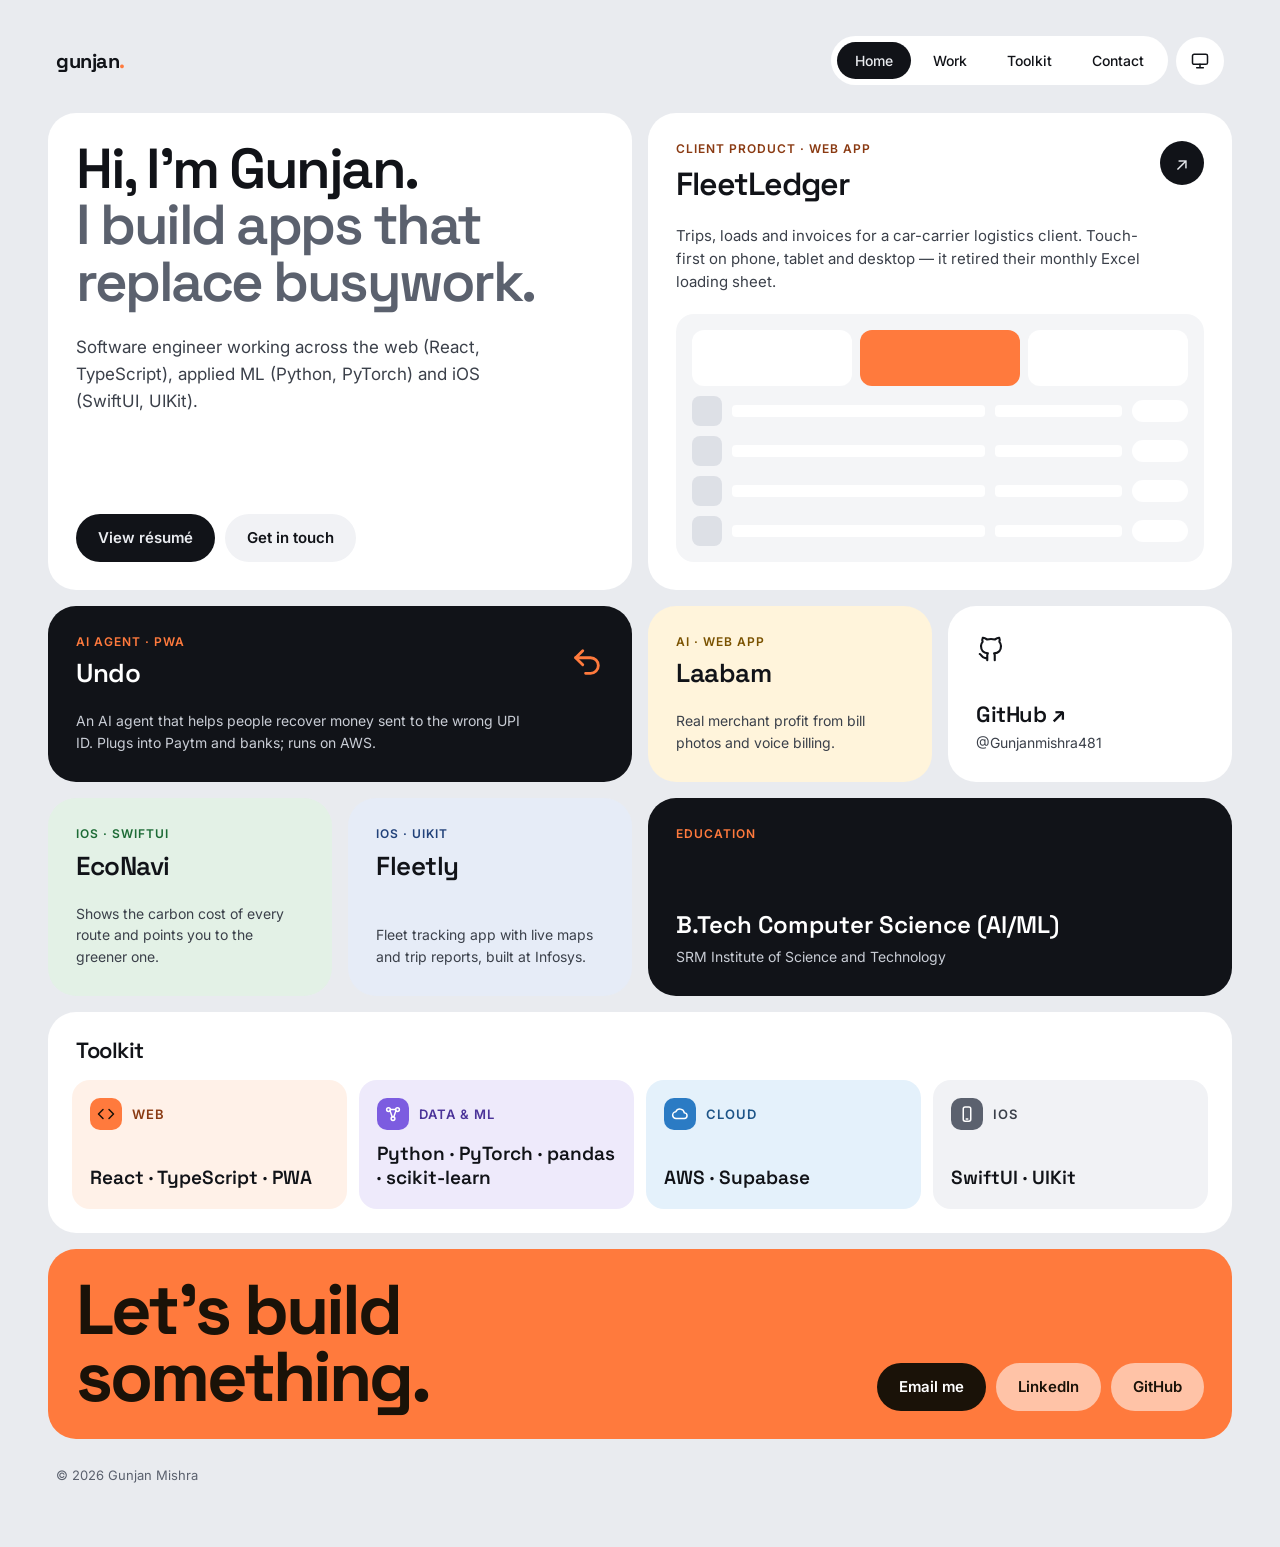
<file: index.html>
<!doctype html>
<html lang="en" data-theme="light" data-theme-pref="system">
<head>
<meta charset="utf-8">
<meta name="viewport" content="width=device-width, initial-scale=1">
<title>Gunjan Mishra — Software Engineer</title>
<meta name="description" content="Gunjan Mishra — software engineer. I build apps that replace busywork: web, applied ML and iOS.">
<meta property="og:title" content="Gunjan Mishra — Software Engineer">
<meta property="og:description" content="Gunjan Mishra — software engineer. I build apps that replace busywork: web, applied ML and iOS.">
<meta property="og:type" content="website">
<meta name="theme-color" content="#E9EBEF">
<link rel="icon" href="favicon.svg" type="image/svg+xml">
<script src="theme.js"></script>
<link rel="preconnect" href="https://fonts.googleapis.com">
<link rel="preconnect" href="https://fonts.gstatic.com" crossorigin>
<link href="https://fonts.googleapis.com/css2?family=Space+Grotesk:wght@500;600;700&amp;family=Inter:wght@400;500;600&amp;display=swap" rel="stylesheet">
<link rel="stylesheet" href="styles.css">
</head>
<body>
<a class="skip" href="#main">Skip to content</a>
<div class="wrap">
<header class="site-header">
<a class="brand" href="index.html">gunjan<span>.</span></a>
<div class="header-right">
<nav class="nav" aria-label="Primary"><a href="#top" aria-current="page">Home</a><a href="#work">Work</a><a href="#toolkit">Toolkit</a><a href="#contact">Contact</a></nav>
<button class="theme-btn" type="button" aria-label="Change theme"><svg class="i-sys" aria-hidden="true" viewBox="0 0 24 24" fill="none" stroke="currentColor" stroke-width="1.8" stroke-linecap="round" stroke-linejoin="round"><rect x="3" y="4" width="18" height="12" rx="2"/><path d="M8 20h8M12 16v4"/></svg><svg class="i-sun" aria-hidden="true" viewBox="0 0 24 24" fill="none" stroke="currentColor" stroke-width="1.8" stroke-linecap="round"><circle cx="12" cy="12" r="4"/><path d="M12 2v2M12 20v2M4.9 4.9l1.4 1.4M17.7 17.7l1.4 1.4M2 12h2M20 12h2M4.9 19.1l1.4-1.4M17.7 6.3l1.4-1.4"/></svg><svg class="i-moon" aria-hidden="true" viewBox="0 0 24 24" fill="none" stroke="currentColor" stroke-width="1.8" stroke-linecap="round" stroke-linejoin="round"><path d="M20 14.5A8 8 0 1 1 9.5 4a6.5 6.5 0 0 0 10.5 10.5z"/></svg></button>
</div>
</header>
<main id="main" class="bento">

<section class="tile between intro c2" id="top" aria-label="Introduction">
<div>
<h1>Hi, I'm Gunjan.<br><span>I build apps that</span><br><span>replace busywork.</span></h1>
<p>Software engineer working across the web (React, TypeScript), applied ML (Python, PyTorch) and iOS (SwiftUI, UIKit).</p>
</div>
<div class="btns"><a class="btn primary" href="resume.html">View résumé</a><a class="btn secondary" href="#contact">Get in touch</a></div>
</section>

<a class="tile feature c2 t-fleetledger" id="work" href="projects/fleetledger.html">
<div class="feature-top"><div><p class="label tinted-ink">Client product · Web app</p><h2>FleetLedger</h2></div><span class="round" aria-hidden="true">↗</span></div>
<p>Trips, loads and invoices for a car-carrier logistics client. Touch-first on phone, tablet and desktop — it retired their monthly Excel loading sheet.</p>
<div class="mock" aria-hidden="true"><div class="stats"><i></i><i></i><i></i></div><div class="row"><i></i><i></i><i></i><i></i></div><div class="row"><i></i><i></i><i></i><i></i></div><div class="row"><i></i><i></i><i></i><i></i></div><div class="row"><i></i><i></i><i></i><i></i></div></div>
</a>

<a class="tile inv between c2" href="projects/undo.html">
<div class="title-row"><div><p class="label">AI agent · PWA</p><h2 class="h-tile">Undo</h2></div><svg class="undo-icon" aria-hidden="true" viewBox="0 0 24 24" fill="none" stroke="currentColor" stroke-width="2" stroke-linecap="round" stroke-linejoin="round"><path d="M9 14 4 9l5-5"/><path d="M4 9h10.5a5.5 5.5 0 0 1 0 11H11"/></svg></div>
<p class="body-sm" style="max-width: 460px">An AI agent that helps people recover money sent to the wrong UPI ID. Plugs into Paytm and banks; runs on AWS.</p>
</a>

<a class="tile tinted between t-laabam" href="projects/laabam.html">
<div><p class="label">AI · Web app</p><h2 class="h-tile">Laabam</h2></div>
<p class="body-sm">Real merchant profit from bill photos and voice billing.</p>
</a>

<a class="tile between" href="https://github.com/Gunjanmishra481" target="_blank" rel="noopener">
<svg class="gh-icon" aria-hidden="true" viewBox="0 0 24 24" fill="none" stroke="currentColor" stroke-width="1.7" stroke-linecap="round" stroke-linejoin="round"><path d="M9 19c-4.3 1.4-4.3-2.5-6-3m12 5v-3.5c0-1 .1-1.4-.5-2 2.8-.3 5.5-1.4 5.5-6a4.6 4.6 0 0 0-1.3-3.2 4.2 4.2 0 0 0-.1-3.2s-1.1-.3-3.5 1.3a12.3 12.3 0 0 0-6.2 0C6.5 2.8 5.4 3.1 5.4 3.1a4.2 4.2 0 0 0-.1 3.2A4.6 4.6 0 0 0 4 9.5c0 4.6 2.7 5.7 5.5 6-.6.6-.6 1.2-.5 2V21"/></svg>
<div><h2 class="h-tile" style="font-size: 22px">GitHub ↗</h2><p class="body-sm" style="margin-top: 4px">@Gunjanmishra481</p></div>
</a>

<a class="tile tinted between t-econavi" href="projects/econavi.html">
<div><p class="label">iOS · SwiftUI</p><h2 class="h-tile">EcoNavi</h2></div>
<p class="body-sm">Shows the carbon cost of every route and points you to the greener one.</p>
</a>
<a class="tile tinted between t-fleetly" href="projects/fleetly.html">
<div><p class="label">iOS · UIKit</p><h2 class="h-tile">Fleetly</h2></div>
<p class="body-sm">Fleet tracking app with live maps and trip reports, built at Infosys.</p>
</a>

<div class="tile inv between c2">
<p class="label">Education</p>
<div><p class="edu-title">B.Tech Computer Science (AI/ML)</p><p class="body-sm" style="margin-top: 6px">SRM Institute of Science and Technology</p></div>
</div>

<section class="tile c4" id="toolkit" aria-labelledby="kit-h" style="padding: 24px; gap: 16px">
<div class="kit-head"><h2 id="kit-h">Toolkit</h2></div>
<div class="kit"><div class="t-web"><div class="k-head"><span class="k-icon" aria-hidden="true"><svg viewBox="0 0 24 24" fill="none" stroke="currentColor" stroke-width="2" stroke-linecap="round" stroke-linejoin="round"><path d="m8 6-6 6 6 6"/><path d="m16 6 6 6-6 6"/></svg></span><h3>Web</h3></div><p>React · TypeScript · PWA</p></div><div class="t-ml"><div class="k-head"><span class="k-icon" aria-hidden="true"><svg viewBox="0 0 24 24" fill="none" stroke="currentColor" stroke-width="2" stroke-linecap="round" stroke-linejoin="round"><circle cx="6" cy="6" r="2.5"/><circle cx="18" cy="6" r="2.5"/><circle cx="12" cy="18" r="2.5"/><path d="M8 7.5 11 16M16 7.5 13 16M8.5 6h7"/></svg></span><h3>Data &amp; ML</h3></div><p>Python · PyTorch · pandas · scikit-learn</p></div><div class="t-cloud"><div class="k-head"><span class="k-icon" aria-hidden="true"><svg viewBox="0 0 24 24" fill="none" stroke="currentColor" stroke-width="2" stroke-linecap="round" stroke-linejoin="round"><path d="M7 18a4.5 4.5 0 0 1-.6-9 6 6 0 0 1 11.4 1.5A3.75 3.75 0 0 1 17.5 18z"/></svg></span><h3>Cloud</h3></div><p>AWS · Supabase</p></div><div class="t-ios"><div class="k-head"><span class="k-icon" aria-hidden="true"><svg viewBox="0 0 24 24" fill="none" stroke="currentColor" stroke-width="2" stroke-linecap="round" stroke-linejoin="round"><rect x="7" y="2.5" width="10" height="19" rx="2.5"/><path d="M11 18.5h2"/></svg></span><h3>iOS</h3></div><p>SwiftUI · UIKit</p></div></div>
</section>

<section class="tile accent contact c4" id="contact" aria-label="Contact">
<h2>Let's build<br>something.</h2>
<div class="btns">
<a class="btn primary" href="mailto:gunjanmishra1415@gmail.com">Email me</a>
<a class="btn ghost" href="https://www.linkedin.com/in/gunjan-mishra-9954a3242/" target="_blank" rel="noopener">LinkedIn</a>
<a class="btn ghost" href="https://github.com/Gunjanmishra481" target="_blank" rel="noopener">GitHub</a>
</div>
</section>
</main>
<p class="copy">© 2026 Gunjan Mishra</p>
</div>
</body>
</html>
</file>
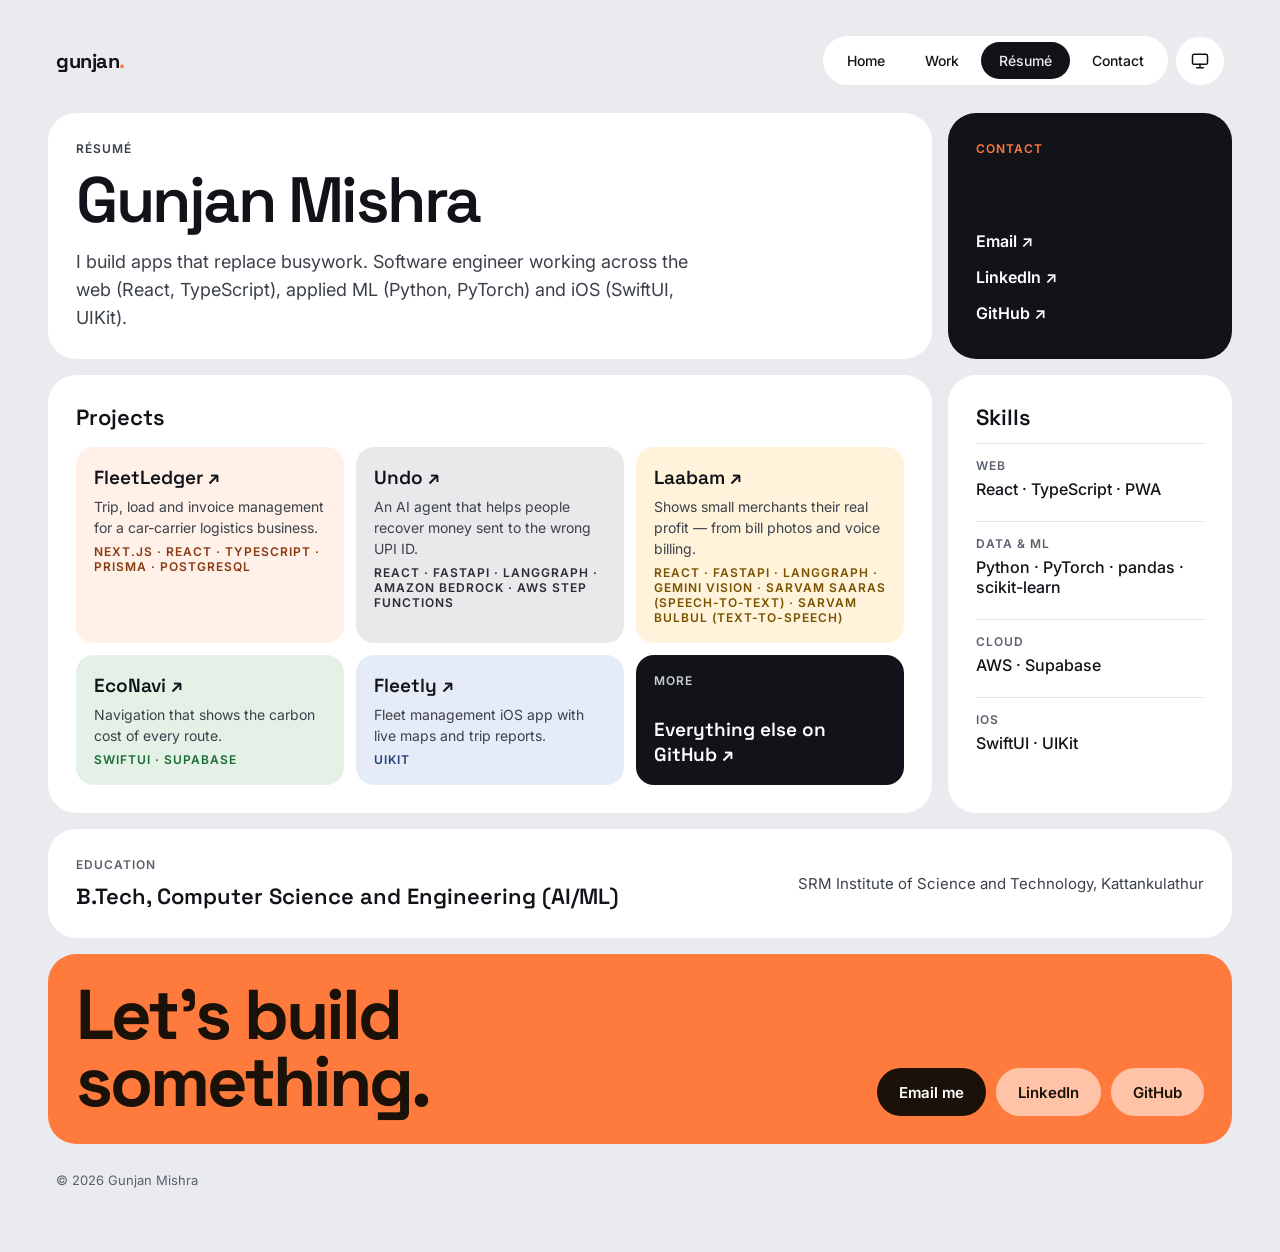
<file: resume.html>
<!doctype html>
<html lang="en" data-theme="light" data-theme-pref="system">
<head>
<meta charset="utf-8">
<meta name="viewport" content="width=device-width, initial-scale=1">
<title>Résumé — Gunjan Mishra</title>
<meta name="description" content="Gunjan Mishra — software engineer. I build apps that replace busywork: web, applied ML and iOS.">
<meta property="og:title" content="Résumé — Gunjan Mishra">
<meta property="og:description" content="Gunjan Mishra — software engineer. I build apps that replace busywork: web, applied ML and iOS.">
<meta property="og:type" content="website">
<meta name="theme-color" content="#E9EBEF">
<link rel="icon" href="favicon.svg" type="image/svg+xml">
<script src="theme.js"></script>
<link rel="preconnect" href="https://fonts.googleapis.com">
<link rel="preconnect" href="https://fonts.gstatic.com" crossorigin>
<link href="https://fonts.googleapis.com/css2?family=Space+Grotesk:wght@500;600;700&amp;family=Inter:wght@400;500;600&amp;display=swap" rel="stylesheet">
<link rel="stylesheet" href="styles.css">
</head>
<body>
<a class="skip" href="#main">Skip to content</a>
<div class="wrap">
<header class="site-header">
<a class="brand" href="index.html">gunjan<span>.</span></a>
<div class="header-right">
<nav class="nav" aria-label="Primary"><a href="index.html">Home</a><a href="index.html#work">Work</a><a href="resume.html" aria-current="page">Résumé</a><a href="#contact">Contact</a></nav>
<button class="theme-btn" type="button" aria-label="Change theme"><svg class="i-sys" aria-hidden="true" viewBox="0 0 24 24" fill="none" stroke="currentColor" stroke-width="1.8" stroke-linecap="round" stroke-linejoin="round"><rect x="3" y="4" width="18" height="12" rx="2"/><path d="M8 20h8M12 16v4"/></svg><svg class="i-sun" aria-hidden="true" viewBox="0 0 24 24" fill="none" stroke="currentColor" stroke-width="1.8" stroke-linecap="round"><circle cx="12" cy="12" r="4"/><path d="M12 2v2M12 20v2M4.9 4.9l1.4 1.4M17.7 17.7l1.4 1.4M2 12h2M20 12h2M4.9 19.1l1.4-1.4M17.7 6.3l1.4-1.4"/></svg><svg class="i-moon" aria-hidden="true" viewBox="0 0 24 24" fill="none" stroke="currentColor" stroke-width="1.8" stroke-linecap="round" stroke-linejoin="round"><path d="M20 14.5A8 8 0 1 1 9.5 4a6.5 6.5 0 0 0 10.5 10.5z"/></svg></button>
</div>
</header>
<main id="main" class="bento">

<section class="tile r-hero c3">
<div><p class="label">Résumé</p><h1>Gunjan Mishra</h1><p>I build apps that replace busywork. Software engineer working across the web (React, TypeScript), applied ML (Python, PyTorch) and iOS (SwiftUI, UIKit).</p></div>
</section>

<div class="tile inv between r-links">
<p class="label">Contact</p>
<div><a href="mailto:gunjanmishra1415@gmail.com">Email ↗</a><a href="https://www.linkedin.com/in/gunjan-mishra-9954a3242/" target="_blank" rel="noopener">LinkedIn ↗</a><a href="https://github.com/Gunjanmishra481" target="_blank" rel="noopener">GitHub ↗</a></div>
</div>

<section class="tile c3" aria-labelledby="rp" style="gap: 16px">
<h2 class="r-h2" id="rp">Projects</h2>
<div class="r-projects"><a class="t-fleetledger" href="projects/fleetledger.html"><b>FleetLedger ↗</b><span>Trip, load and invoice management for a car-carrier logistics business.</span><small>Next.js · React · TypeScript · Prisma · PostgreSQL</small></a><a class="t-undo" href="projects/undo.html"><b>Undo ↗</b><span>An AI agent that helps people recover money sent to the wrong UPI ID.</span><small>React · FastAPI · LangGraph · Amazon Bedrock · AWS Step Functions</small></a><a class="t-laabam" href="projects/laabam.html"><b>Laabam ↗</b><span>Shows small merchants their real profit — from bill photos and voice billing.</span><small>React · FastAPI · LangGraph · Gemini Vision · Sarvam Saaras (speech-to-text) · Sarvam Bulbul (text-to-speech)</small></a><a class="t-econavi" href="projects/econavi.html"><b>EcoNavi ↗</b><span>Navigation that shows the carbon cost of every route.</span><small>SwiftUI · Supabase</small></a><a class="t-fleetly" href="projects/fleetly.html"><b>Fleetly ↗</b><span>Fleet management iOS app with live maps and trip reports.</span><small>UIKit</small></a><a class="more" href="https://github.com/Gunjanmishra481" target="_blank" rel="noopener"><small>More</small><b>Everything else on GitHub ↗</b></a></div>
</section>

<section class="tile" aria-labelledby="rs" style="gap: 8px">
<h2 class="r-h2" id="rs" style="margin-bottom: 4px">Skills</h2>
<div class="skill"><p class="label">Web</p><span>React · TypeScript · PWA</span></div><div class="skill"><p class="label">Data &amp; ML</p><span>Python · PyTorch · pandas · scikit-learn</span></div><div class="skill"><p class="label">Cloud</p><span>AWS · Supabase</span></div><div class="skill"><p class="label">iOS</p><span>SwiftUI · UIKit</span></div>
</section>

<section class="tile edu c4" aria-label="Education">
<div><p class="label">Education</p><p>B.Tech, Computer Science and Engineering (AI/ML)</p></div>
<p class="where">SRM Institute of Science and Technology, Kattankulathur</p>
</section>

<section class="tile accent contact c4" id="contact" aria-label="Contact">
<h2>Let's build<br>something.</h2>
<div class="btns">
<a class="btn primary" href="mailto:gunjanmishra1415@gmail.com">Email me</a>
<a class="btn ghost" href="https://www.linkedin.com/in/gunjan-mishra-9954a3242/" target="_blank" rel="noopener">LinkedIn</a>
<a class="btn ghost" href="https://github.com/Gunjanmishra481" target="_blank" rel="noopener">GitHub</a>
</div>
</section>
</main>
<p class="copy">© 2026 Gunjan Mishra</p>
</div>
</body>
</html>
</file>
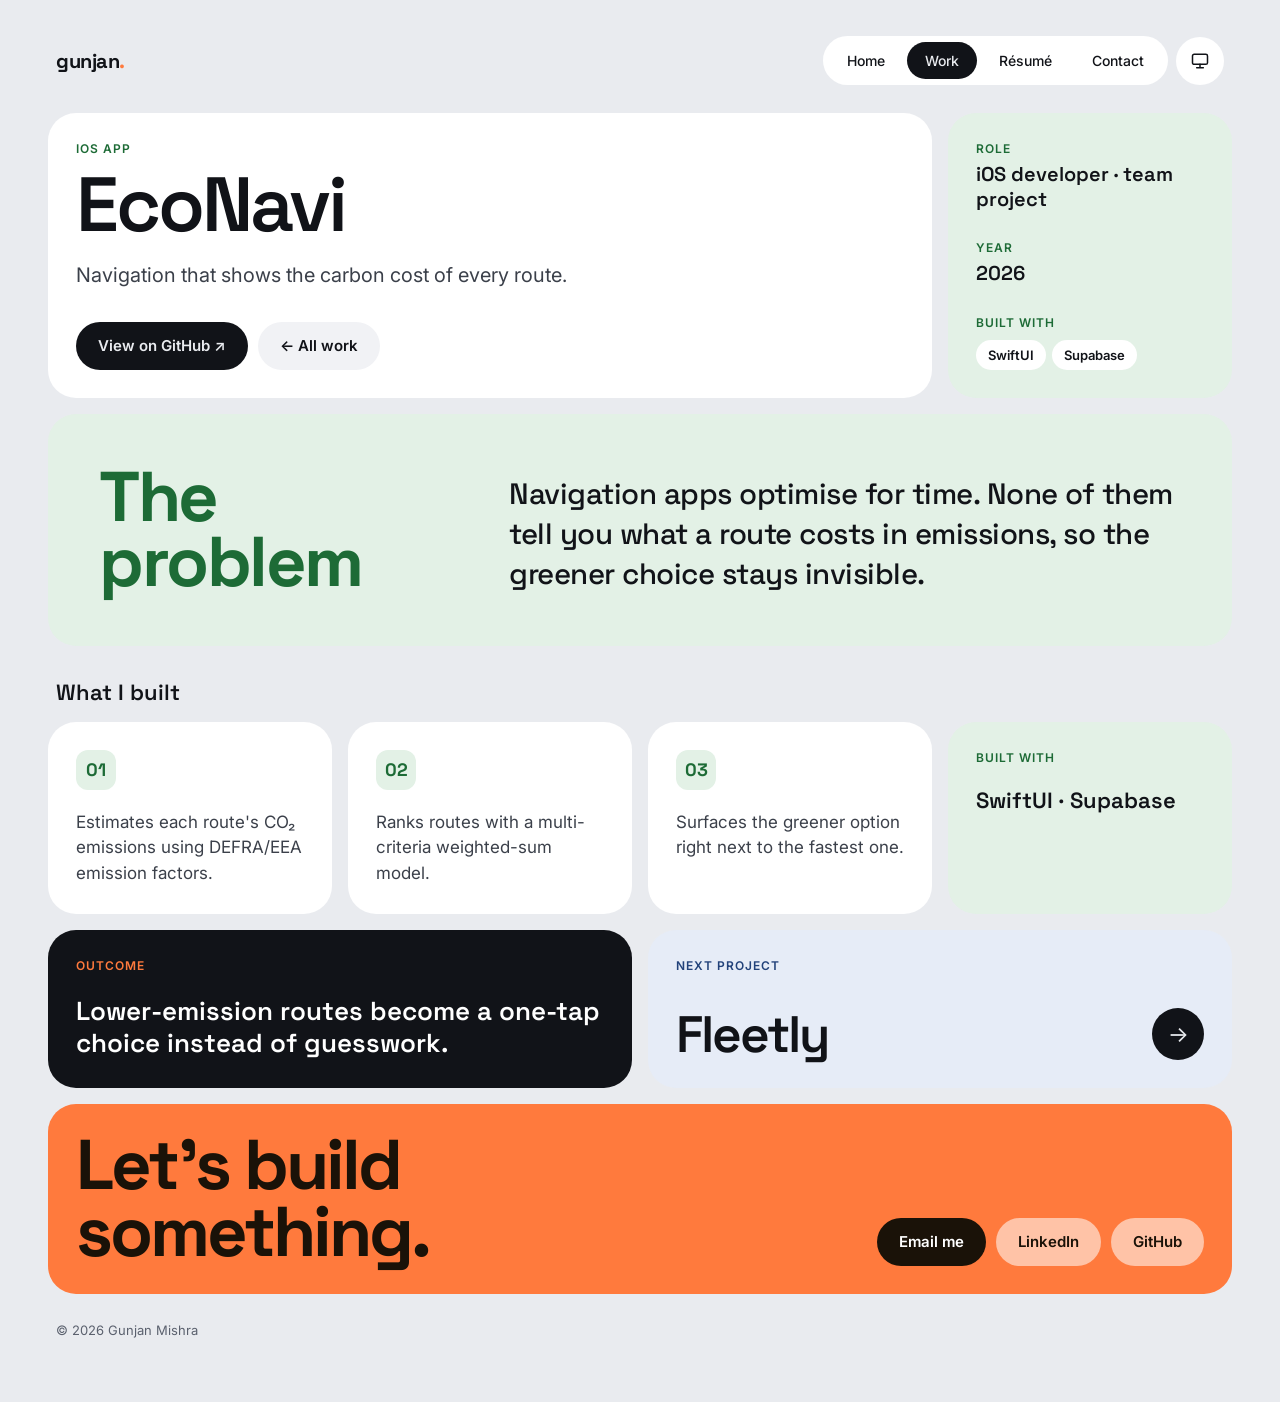
<file: projects/econavi.html>
<!doctype html>
<html lang="en" data-theme="light" data-theme-pref="system">
<head>
<meta charset="utf-8">
<meta name="viewport" content="width=device-width, initial-scale=1">
<title>EcoNavi — Gunjan Mishra</title>
<meta name="description" content="Navigation that shows the carbon cost of every route.">
<meta property="og:title" content="EcoNavi — Gunjan Mishra">
<meta property="og:description" content="Navigation that shows the carbon cost of every route.">
<meta property="og:type" content="website">
<meta name="theme-color" content="#E9EBEF">
<link rel="icon" href="../favicon.svg" type="image/svg+xml">
<script src="../theme.js"></script>
<link rel="preconnect" href="https://fonts.googleapis.com">
<link rel="preconnect" href="https://fonts.gstatic.com" crossorigin>
<link href="https://fonts.googleapis.com/css2?family=Space+Grotesk:wght@500;600;700&amp;family=Inter:wght@400;500;600&amp;display=swap" rel="stylesheet">
<link rel="stylesheet" href="../styles.css">
</head>
<body>
<a class="skip" href="#main">Skip to content</a>
<div class="wrap">
<header class="site-header">
<a class="brand" href="../index.html">gunjan<span>.</span></a>
<div class="header-right">
<nav class="nav" aria-label="Primary"><a href="../index.html">Home</a><a href="../index.html#work" aria-current="page">Work</a><a href="../resume.html">Résumé</a><a href="#contact">Contact</a></nav>
<button class="theme-btn" type="button" aria-label="Change theme"><svg class="i-sys" aria-hidden="true" viewBox="0 0 24 24" fill="none" stroke="currentColor" stroke-width="1.8" stroke-linecap="round" stroke-linejoin="round"><rect x="3" y="4" width="18" height="12" rx="2"/><path d="M8 20h8M12 16v4"/></svg><svg class="i-sun" aria-hidden="true" viewBox="0 0 24 24" fill="none" stroke="currentColor" stroke-width="1.8" stroke-linecap="round"><circle cx="12" cy="12" r="4"/><path d="M12 2v2M12 20v2M4.9 4.9l1.4 1.4M17.7 17.7l1.4 1.4M2 12h2M20 12h2M4.9 19.1l1.4-1.4M17.7 6.3l1.4-1.4"/></svg><svg class="i-moon" aria-hidden="true" viewBox="0 0 24 24" fill="none" stroke="currentColor" stroke-width="1.8" stroke-linecap="round" stroke-linejoin="round"><path d="M20 14.5A8 8 0 1 1 9.5 4a6.5 6.5 0 0 0 10.5 10.5z"/></svg></button>
</div>
</header>
<main id="main" class="bento t-econavi">

<section class="tile between p-hero c3" style="gap: 32px">
<div><p class="label">iOS app</p><h1>EcoNavi</h1><p>Navigation that shows the carbon cost of every route.</p></div>
<div class="btns"><a class="btn primary" href="https://github.com/Gunjanmishra481/econavi" target="_blank" rel="noopener">View on GitHub ↗</a><a class="btn secondary" href="../index.html#work">← All work</a></div>
</section>

<dl class="tile tinted between facts">
<div><dt>Role</dt><dd>iOS developer · team project</dd></div>
<div><dt>Year</dt><dd>2026</dd></div>
<div><dt>Built with</dt><dd class="chips"><span>SwiftUI</span><span>Supabase</span></dd></div>
</dl>

<section class="tile tinted problem c4" aria-labelledby="prob-h">
<h2 id="prob-h">The<br>problem</h2>
<p>Navigation apps optimise for time. None of them tell you what a route costs in emissions, so the greener choice stays invisible.</p>
</section>

<h2 class="sec-title c4">What I built</h2>
<div class="tile step"><span class="step-num" aria-hidden="true">01</span><p>Estimates each route's CO₂ emissions using DEFRA/EEA emission factors.</p></div>
<div class="tile step"><span class="step-num" aria-hidden="true">02</span><p>Ranks routes with a multi-criteria weighted-sum model.</p></div>
<div class="tile step"><span class="step-num" aria-hidden="true">03</span><p>Surfaces the greener option right next to the fastest one.</p></div>
<div class="tile tinted"><p class="label">Built with</p><p class="stack-big">SwiftUI · Supabase</p></div>

<section class="tile inv outcome c2" aria-label="Outcome">
<p class="label">Outcome</p>
<p>Lower-emission routes become a one-tap choice instead of guesswork.</p>
</section>

<a class="tile tinted between c2 t-fleetly" href="fleetly.html">
<p class="label">Next project</p>
<span class="next-row"><span class="next-name">Fleetly</span><span class="round lg" aria-hidden="true">→</span></span>
</a>

<section class="tile accent contact c4" id="contact" aria-label="Contact">
<h2>Let's build<br>something.</h2>
<div class="btns">
<a class="btn primary" href="mailto:gunjanmishra1415@gmail.com">Email me</a>
<a class="btn ghost" href="https://www.linkedin.com/in/gunjan-mishra-9954a3242/" target="_blank" rel="noopener">LinkedIn</a>
<a class="btn ghost" href="https://github.com/Gunjanmishra481" target="_blank" rel="noopener">GitHub</a>
</div>
</section>
</main>
<p class="copy">© 2026 Gunjan Mishra</p>
</div>
</body>
</html>
</file>
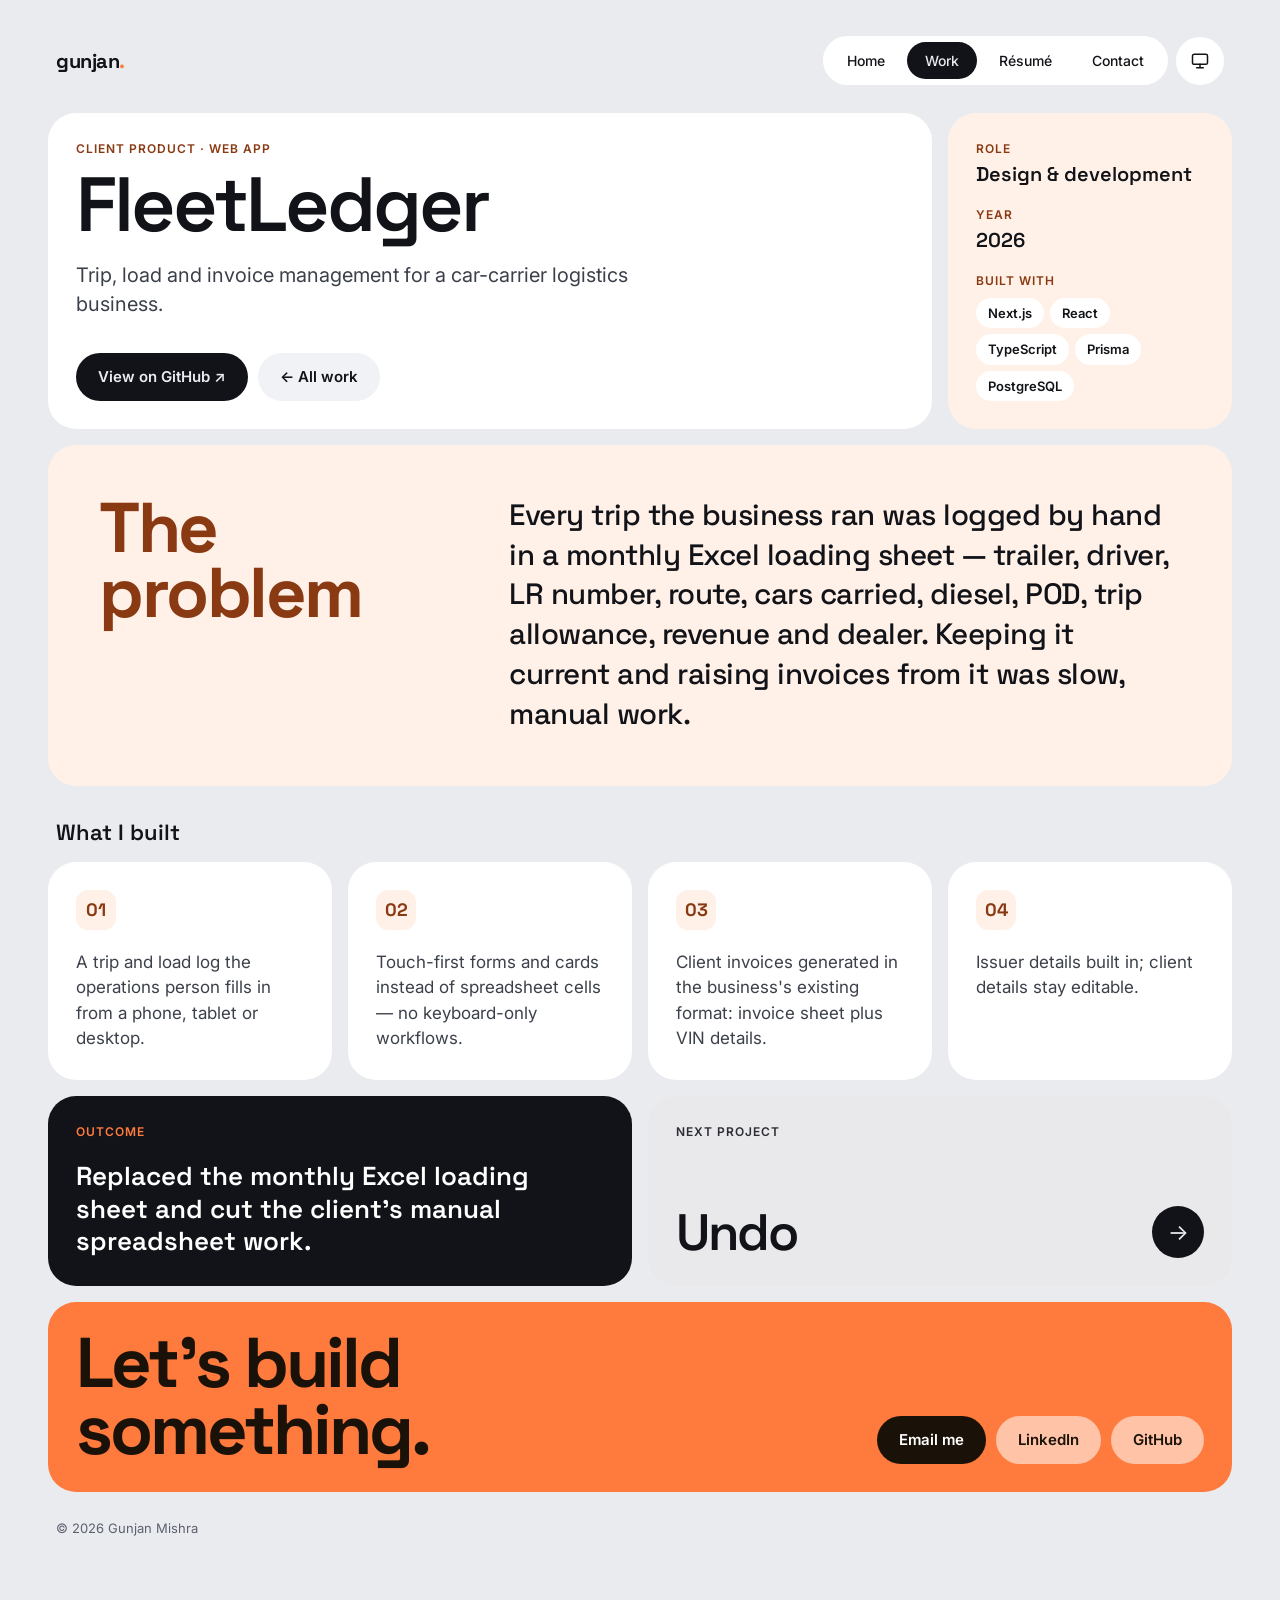
<file: projects/fleetledger.html>
<!doctype html>
<html lang="en" data-theme="light" data-theme-pref="system">
<head>
<meta charset="utf-8">
<meta name="viewport" content="width=device-width, initial-scale=1">
<title>FleetLedger — Gunjan Mishra</title>
<meta name="description" content="Trip, load and invoice management for a car-carrier logistics business.">
<meta property="og:title" content="FleetLedger — Gunjan Mishra">
<meta property="og:description" content="Trip, load and invoice management for a car-carrier logistics business.">
<meta property="og:type" content="website">
<meta name="theme-color" content="#E9EBEF">
<link rel="icon" href="../favicon.svg" type="image/svg+xml">
<script src="../theme.js"></script>
<link rel="preconnect" href="https://fonts.googleapis.com">
<link rel="preconnect" href="https://fonts.gstatic.com" crossorigin>
<link href="https://fonts.googleapis.com/css2?family=Space+Grotesk:wght@500;600;700&amp;family=Inter:wght@400;500;600&amp;display=swap" rel="stylesheet">
<link rel="stylesheet" href="../styles.css">
</head>
<body>
<a class="skip" href="#main">Skip to content</a>
<div class="wrap">
<header class="site-header">
<a class="brand" href="../index.html">gunjan<span>.</span></a>
<div class="header-right">
<nav class="nav" aria-label="Primary"><a href="../index.html">Home</a><a href="../index.html#work" aria-current="page">Work</a><a href="../resume.html">Résumé</a><a href="#contact">Contact</a></nav>
<button class="theme-btn" type="button" aria-label="Change theme"><svg class="i-sys" aria-hidden="true" viewBox="0 0 24 24" fill="none" stroke="currentColor" stroke-width="1.8" stroke-linecap="round" stroke-linejoin="round"><rect x="3" y="4" width="18" height="12" rx="2"/><path d="M8 20h8M12 16v4"/></svg><svg class="i-sun" aria-hidden="true" viewBox="0 0 24 24" fill="none" stroke="currentColor" stroke-width="1.8" stroke-linecap="round"><circle cx="12" cy="12" r="4"/><path d="M12 2v2M12 20v2M4.9 4.9l1.4 1.4M17.7 17.7l1.4 1.4M2 12h2M20 12h2M4.9 19.1l1.4-1.4M17.7 6.3l1.4-1.4"/></svg><svg class="i-moon" aria-hidden="true" viewBox="0 0 24 24" fill="none" stroke="currentColor" stroke-width="1.8" stroke-linecap="round" stroke-linejoin="round"><path d="M20 14.5A8 8 0 1 1 9.5 4a6.5 6.5 0 0 0 10.5 10.5z"/></svg></button>
</div>
</header>
<main id="main" class="bento t-fleetledger">

<section class="tile between p-hero c3" style="gap: 32px">
<div><p class="label">Client product · Web app</p><h1>FleetLedger</h1><p>Trip, load and invoice management for a car-carrier logistics business.</p></div>
<div class="btns"><a class="btn primary" href="https://github.com/Gunjanmishra481/fleetLedger" target="_blank" rel="noopener">View on GitHub ↗</a><a class="btn secondary" href="../index.html#work">← All work</a></div>
</section>

<dl class="tile tinted between facts">
<div><dt>Role</dt><dd>Design &amp; development</dd></div>
<div><dt>Year</dt><dd>2026</dd></div>
<div><dt>Built with</dt><dd class="chips"><span>Next.js</span><span>React</span><span>TypeScript</span><span>Prisma</span><span>PostgreSQL</span></dd></div>
</dl>

<section class="tile tinted problem c4" aria-labelledby="prob-h">
<h2 id="prob-h">The<br>problem</h2>
<p>Every trip the business ran was logged by hand in a monthly Excel loading sheet — trailer, driver, LR number, route, cars carried, diesel, POD, trip allowance, revenue and dealer. Keeping it current and raising invoices from it was slow, manual work.</p>
</section>

<h2 class="sec-title c4">What I built</h2>
<div class="tile step"><span class="step-num" aria-hidden="true">01</span><p>A trip and load log the operations person fills in from a phone, tablet or desktop.</p></div>
<div class="tile step"><span class="step-num" aria-hidden="true">02</span><p>Touch-first forms and cards instead of spreadsheet cells — no keyboard-only workflows.</p></div>
<div class="tile step"><span class="step-num" aria-hidden="true">03</span><p>Client invoices generated in the business's existing format: invoice sheet plus VIN details.</p></div>
<div class="tile step"><span class="step-num" aria-hidden="true">04</span><p>Issuer details built in; client details stay editable.</p></div>

<section class="tile inv outcome c2" aria-label="Outcome">
<p class="label">Outcome</p>
<p>Replaced the monthly Excel loading sheet and cut the client's manual spreadsheet work.</p>
</section>

<a class="tile tinted between c2 t-undo" href="undo.html">
<p class="label">Next project</p>
<span class="next-row"><span class="next-name">Undo</span><span class="round lg" aria-hidden="true">→</span></span>
</a>

<section class="tile accent contact c4" id="contact" aria-label="Contact">
<h2>Let's build<br>something.</h2>
<div class="btns">
<a class="btn primary" href="mailto:gunjanmishra1415@gmail.com">Email me</a>
<a class="btn ghost" href="https://www.linkedin.com/in/gunjan-mishra-9954a3242/" target="_blank" rel="noopener">LinkedIn</a>
<a class="btn ghost" href="https://github.com/Gunjanmishra481" target="_blank" rel="noopener">GitHub</a>
</div>
</section>
</main>
<p class="copy">© 2026 Gunjan Mishra</p>
</div>
</body>
</html>
</file>
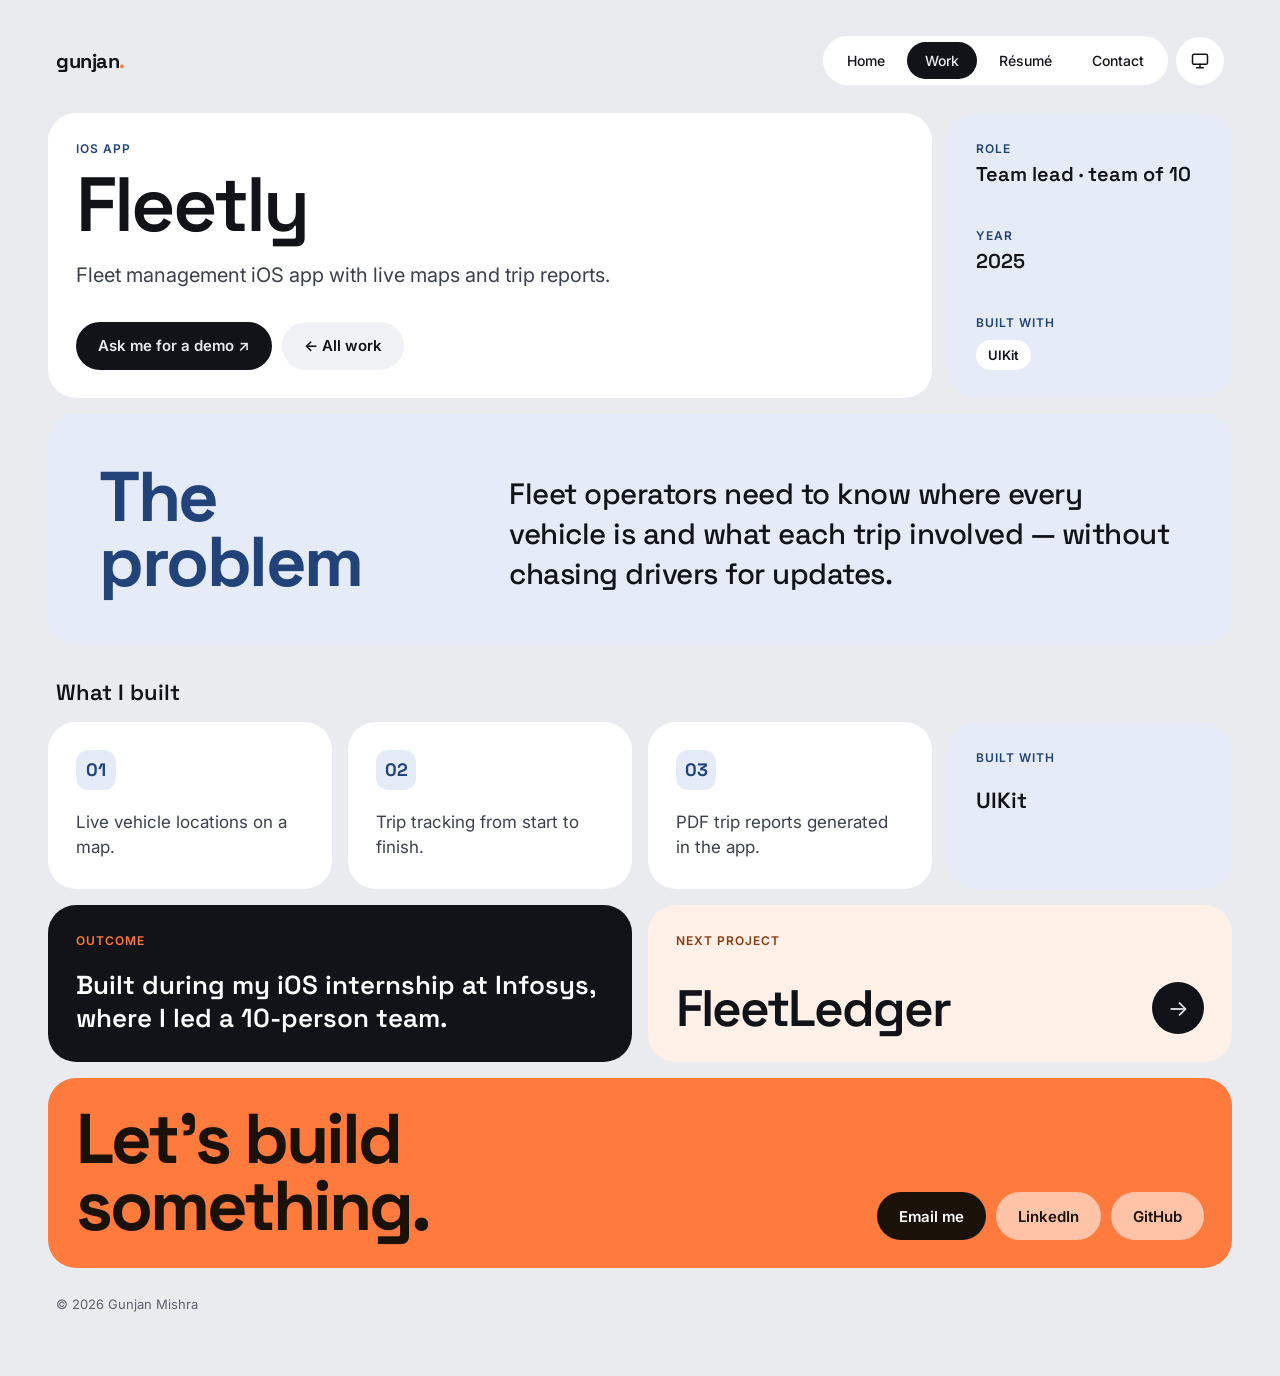
<file: projects/fleetly.html>
<!doctype html>
<html lang="en" data-theme="light" data-theme-pref="system">
<head>
<meta charset="utf-8">
<meta name="viewport" content="width=device-width, initial-scale=1">
<title>Fleetly — Gunjan Mishra</title>
<meta name="description" content="Fleet management iOS app with live maps and trip reports.">
<meta property="og:title" content="Fleetly — Gunjan Mishra">
<meta property="og:description" content="Fleet management iOS app with live maps and trip reports.">
<meta property="og:type" content="website">
<meta name="theme-color" content="#E9EBEF">
<link rel="icon" href="../favicon.svg" type="image/svg+xml">
<script src="../theme.js"></script>
<link rel="preconnect" href="https://fonts.googleapis.com">
<link rel="preconnect" href="https://fonts.gstatic.com" crossorigin>
<link href="https://fonts.googleapis.com/css2?family=Space+Grotesk:wght@500;600;700&amp;family=Inter:wght@400;500;600&amp;display=swap" rel="stylesheet">
<link rel="stylesheet" href="../styles.css">
</head>
<body>
<a class="skip" href="#main">Skip to content</a>
<div class="wrap">
<header class="site-header">
<a class="brand" href="../index.html">gunjan<span>.</span></a>
<div class="header-right">
<nav class="nav" aria-label="Primary"><a href="../index.html">Home</a><a href="../index.html#work" aria-current="page">Work</a><a href="../resume.html">Résumé</a><a href="#contact">Contact</a></nav>
<button class="theme-btn" type="button" aria-label="Change theme"><svg class="i-sys" aria-hidden="true" viewBox="0 0 24 24" fill="none" stroke="currentColor" stroke-width="1.8" stroke-linecap="round" stroke-linejoin="round"><rect x="3" y="4" width="18" height="12" rx="2"/><path d="M8 20h8M12 16v4"/></svg><svg class="i-sun" aria-hidden="true" viewBox="0 0 24 24" fill="none" stroke="currentColor" stroke-width="1.8" stroke-linecap="round"><circle cx="12" cy="12" r="4"/><path d="M12 2v2M12 20v2M4.9 4.9l1.4 1.4M17.7 17.7l1.4 1.4M2 12h2M20 12h2M4.9 19.1l1.4-1.4M17.7 6.3l1.4-1.4"/></svg><svg class="i-moon" aria-hidden="true" viewBox="0 0 24 24" fill="none" stroke="currentColor" stroke-width="1.8" stroke-linecap="round" stroke-linejoin="round"><path d="M20 14.5A8 8 0 1 1 9.5 4a6.5 6.5 0 0 0 10.5 10.5z"/></svg></button>
</div>
</header>
<main id="main" class="bento t-fleetly">

<section class="tile between p-hero c3" style="gap: 32px">
<div><p class="label">iOS app</p><h1>Fleetly</h1><p>Fleet management iOS app with live maps and trip reports.</p></div>
<div class="btns"><a class="btn primary" href="mailto:gunjanmishra1415@gmail.com?subject=Fleetly%20demo">Ask me for a demo ↗</a><a class="btn secondary" href="../index.html#work">← All work</a></div>
</section>

<dl class="tile tinted between facts">
<div><dt>Role</dt><dd>Team lead · team of 10</dd></div>
<div><dt>Year</dt><dd>2025</dd></div>
<div><dt>Built with</dt><dd class="chips"><span>UIKit</span></dd></div>
</dl>

<section class="tile tinted problem c4" aria-labelledby="prob-h">
<h2 id="prob-h">The<br>problem</h2>
<p>Fleet operators need to know where every vehicle is and what each trip involved — without chasing drivers for updates.</p>
</section>

<h2 class="sec-title c4">What I built</h2>
<div class="tile step"><span class="step-num" aria-hidden="true">01</span><p>Live vehicle locations on a map.</p></div>
<div class="tile step"><span class="step-num" aria-hidden="true">02</span><p>Trip tracking from start to finish.</p></div>
<div class="tile step"><span class="step-num" aria-hidden="true">03</span><p>PDF trip reports generated in the app.</p></div>
<div class="tile tinted"><p class="label">Built with</p><p class="stack-big">UIKit</p></div>

<section class="tile inv outcome c2" aria-label="Outcome">
<p class="label">Outcome</p>
<p>Built during my iOS internship at Infosys, where I led a 10-person team.</p>
</section>

<a class="tile tinted between c2 t-fleetledger" href="fleetledger.html">
<p class="label">Next project</p>
<span class="next-row"><span class="next-name">FleetLedger</span><span class="round lg" aria-hidden="true">→</span></span>
</a>

<section class="tile accent contact c4" id="contact" aria-label="Contact">
<h2>Let's build<br>something.</h2>
<div class="btns">
<a class="btn primary" href="mailto:gunjanmishra1415@gmail.com">Email me</a>
<a class="btn ghost" href="https://www.linkedin.com/in/gunjan-mishra-9954a3242/" target="_blank" rel="noopener">LinkedIn</a>
<a class="btn ghost" href="https://github.com/Gunjanmishra481" target="_blank" rel="noopener">GitHub</a>
</div>
</section>
</main>
<p class="copy">© 2026 Gunjan Mishra</p>
</div>
</body>
</html>
</file>
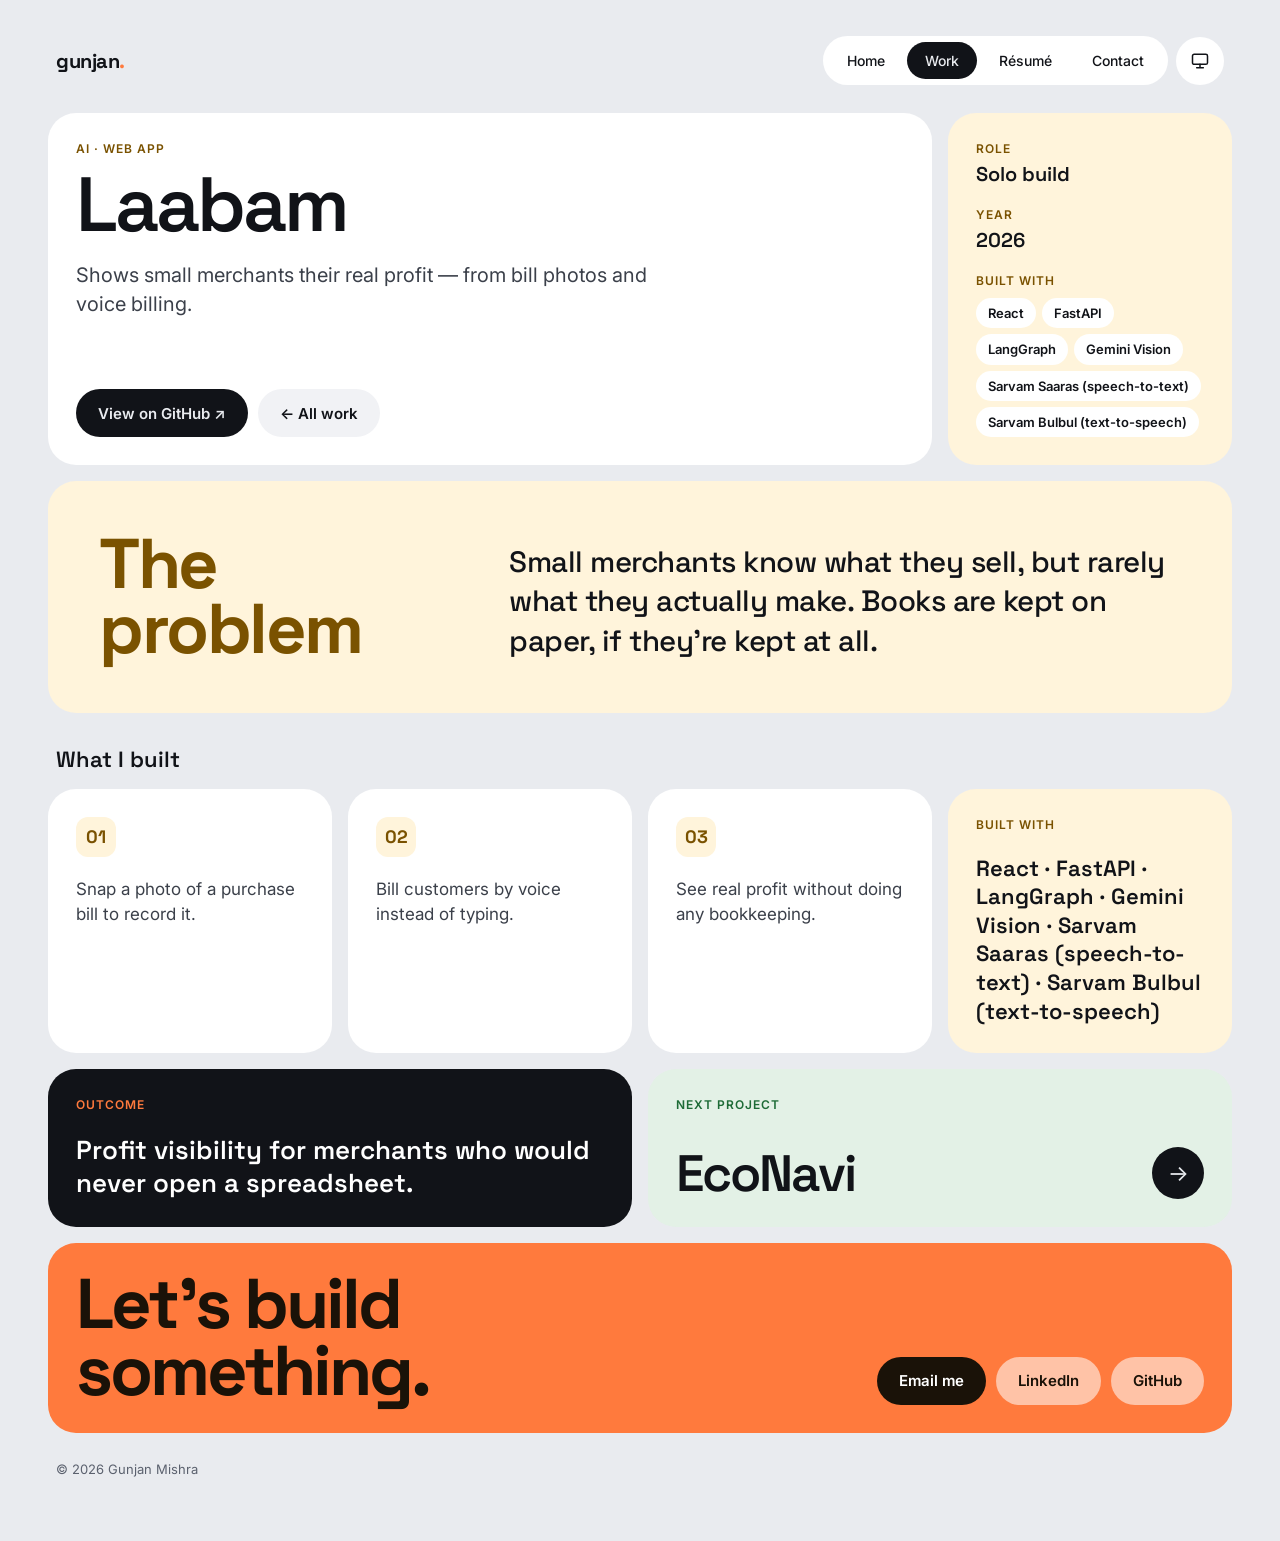
<file: projects/laabam.html>
<!doctype html>
<html lang="en" data-theme="light" data-theme-pref="system">
<head>
<meta charset="utf-8">
<meta name="viewport" content="width=device-width, initial-scale=1">
<title>Laabam — Gunjan Mishra</title>
<meta name="description" content="Shows small merchants their real profit — from bill photos and voice billing.">
<meta property="og:title" content="Laabam — Gunjan Mishra">
<meta property="og:description" content="Shows small merchants their real profit — from bill photos and voice billing.">
<meta property="og:type" content="website">
<meta name="theme-color" content="#E9EBEF">
<link rel="icon" href="../favicon.svg" type="image/svg+xml">
<script src="../theme.js"></script>
<link rel="preconnect" href="https://fonts.googleapis.com">
<link rel="preconnect" href="https://fonts.gstatic.com" crossorigin>
<link href="https://fonts.googleapis.com/css2?family=Space+Grotesk:wght@500;600;700&amp;family=Inter:wght@400;500;600&amp;display=swap" rel="stylesheet">
<link rel="stylesheet" href="../styles.css">
</head>
<body>
<a class="skip" href="#main">Skip to content</a>
<div class="wrap">
<header class="site-header">
<a class="brand" href="../index.html">gunjan<span>.</span></a>
<div class="header-right">
<nav class="nav" aria-label="Primary"><a href="../index.html">Home</a><a href="../index.html#work" aria-current="page">Work</a><a href="../resume.html">Résumé</a><a href="#contact">Contact</a></nav>
<button class="theme-btn" type="button" aria-label="Change theme"><svg class="i-sys" aria-hidden="true" viewBox="0 0 24 24" fill="none" stroke="currentColor" stroke-width="1.8" stroke-linecap="round" stroke-linejoin="round"><rect x="3" y="4" width="18" height="12" rx="2"/><path d="M8 20h8M12 16v4"/></svg><svg class="i-sun" aria-hidden="true" viewBox="0 0 24 24" fill="none" stroke="currentColor" stroke-width="1.8" stroke-linecap="round"><circle cx="12" cy="12" r="4"/><path d="M12 2v2M12 20v2M4.9 4.9l1.4 1.4M17.7 17.7l1.4 1.4M2 12h2M20 12h2M4.9 19.1l1.4-1.4M17.7 6.3l1.4-1.4"/></svg><svg class="i-moon" aria-hidden="true" viewBox="0 0 24 24" fill="none" stroke="currentColor" stroke-width="1.8" stroke-linecap="round" stroke-linejoin="round"><path d="M20 14.5A8 8 0 1 1 9.5 4a6.5 6.5 0 0 0 10.5 10.5z"/></svg></button>
</div>
</header>
<main id="main" class="bento t-laabam">

<section class="tile between p-hero c3" style="gap: 32px">
<div><p class="label">AI · Web app</p><h1>Laabam</h1><p>Shows small merchants their real profit — from bill photos and voice billing.</p></div>
<div class="btns"><a class="btn primary" href="https://github.com/Gunjanmishra481/laabam" target="_blank" rel="noopener">View on GitHub ↗</a><a class="btn secondary" href="../index.html#work">← All work</a></div>
</section>

<dl class="tile tinted between facts">
<div><dt>Role</dt><dd>Solo build</dd></div>
<div><dt>Year</dt><dd>2026</dd></div>
<div><dt>Built with</dt><dd class="chips"><span>React</span><span>FastAPI</span><span>LangGraph</span><span>Gemini Vision</span><span>Sarvam Saaras (speech-to-text)</span><span>Sarvam Bulbul (text-to-speech)</span></dd></div>
</dl>

<section class="tile tinted problem c4" aria-labelledby="prob-h">
<h2 id="prob-h">The<br>problem</h2>
<p>Small merchants know what they sell, but rarely what they actually make. Books are kept on paper, if they're kept at all.</p>
</section>

<h2 class="sec-title c4">What I built</h2>
<div class="tile step"><span class="step-num" aria-hidden="true">01</span><p>Snap a photo of a purchase bill to record it.</p></div>
<div class="tile step"><span class="step-num" aria-hidden="true">02</span><p>Bill customers by voice instead of typing.</p></div>
<div class="tile step"><span class="step-num" aria-hidden="true">03</span><p>See real profit without doing any bookkeeping.</p></div>
<div class="tile tinted"><p class="label">Built with</p><p class="stack-big">React · FastAPI · LangGraph · Gemini Vision · Sarvam Saaras (speech-to-text) · Sarvam Bulbul (text-to-speech)</p></div>

<section class="tile inv outcome c2" aria-label="Outcome">
<p class="label">Outcome</p>
<p>Profit visibility for merchants who would never open a spreadsheet.</p>
</section>

<a class="tile tinted between c2 t-econavi" href="econavi.html">
<p class="label">Next project</p>
<span class="next-row"><span class="next-name">EcoNavi</span><span class="round lg" aria-hidden="true">→</span></span>
</a>

<section class="tile accent contact c4" id="contact" aria-label="Contact">
<h2>Let's build<br>something.</h2>
<div class="btns">
<a class="btn primary" href="mailto:gunjanmishra1415@gmail.com">Email me</a>
<a class="btn ghost" href="https://www.linkedin.com/in/gunjan-mishra-9954a3242/" target="_blank" rel="noopener">LinkedIn</a>
<a class="btn ghost" href="https://github.com/Gunjanmishra481" target="_blank" rel="noopener">GitHub</a>
</div>
</section>
</main>
<p class="copy">© 2026 Gunjan Mishra</p>
</div>
</body>
</html>
</file>
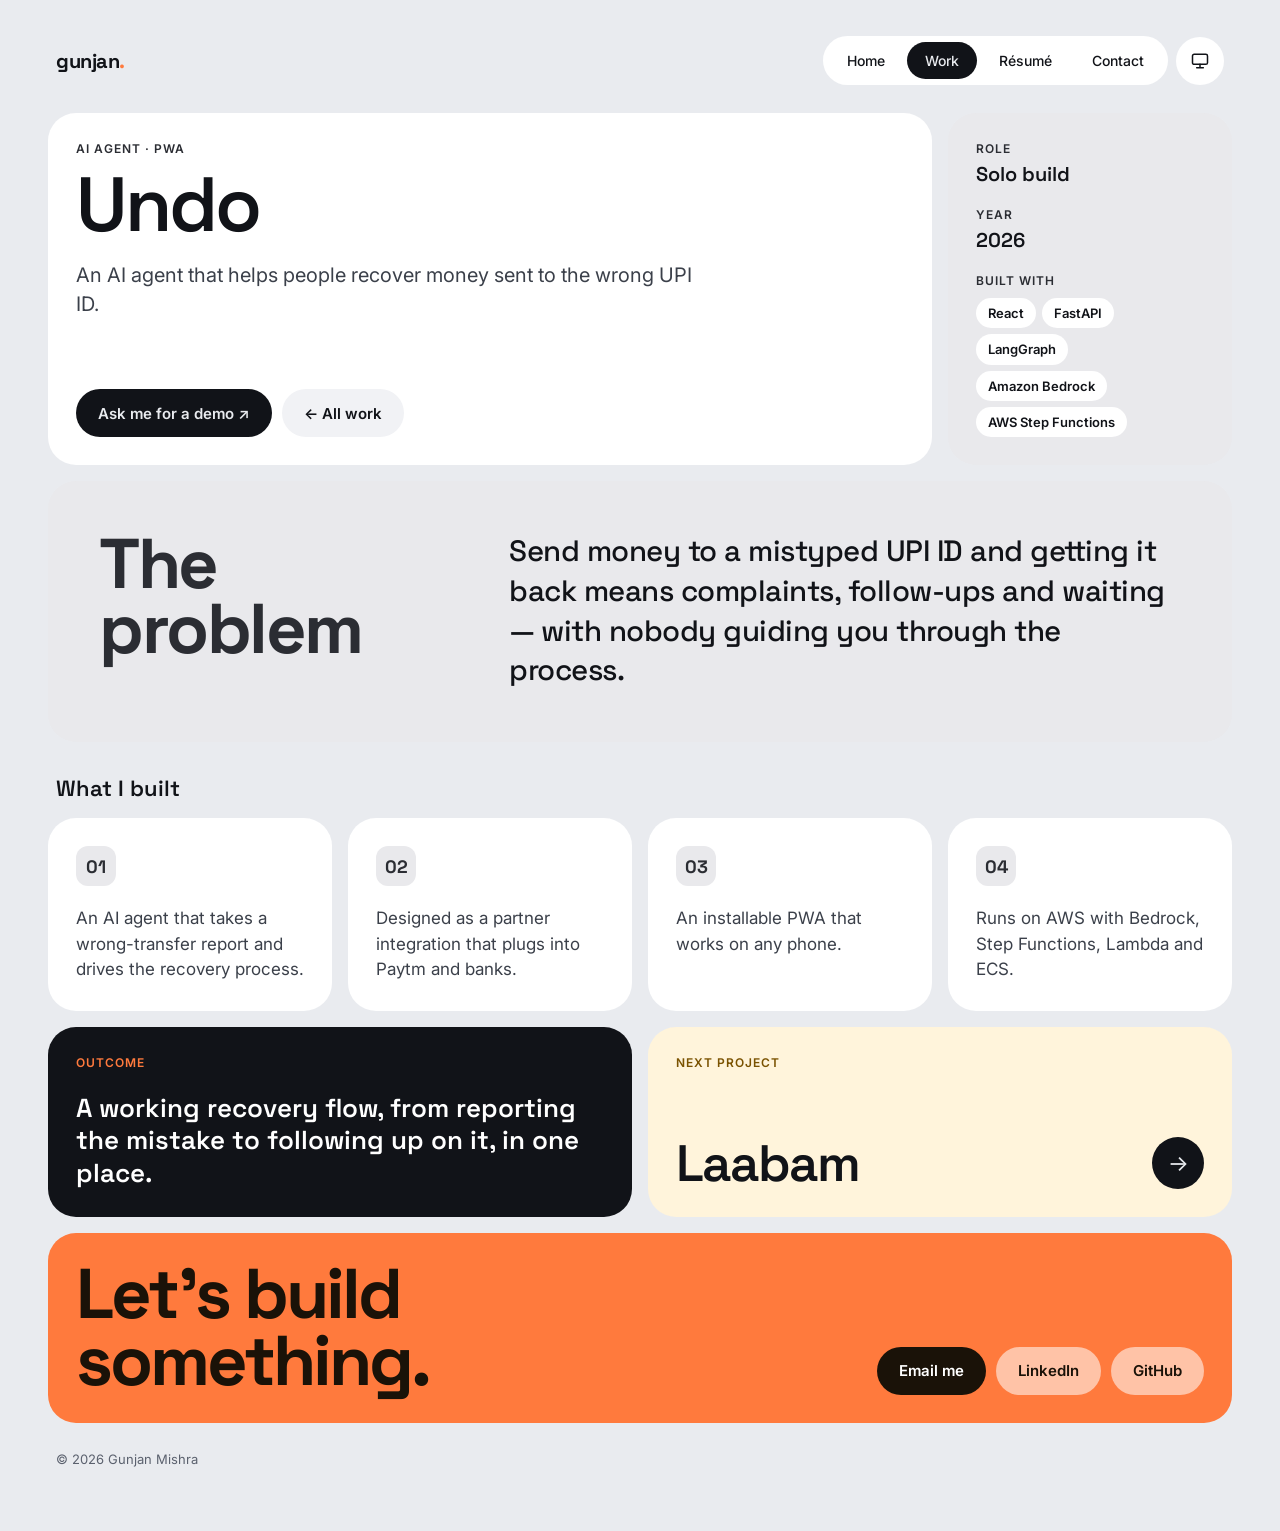
<file: projects/undo.html>
<!doctype html>
<html lang="en" data-theme="light" data-theme-pref="system">
<head>
<meta charset="utf-8">
<meta name="viewport" content="width=device-width, initial-scale=1">
<title>Undo — Gunjan Mishra</title>
<meta name="description" content="An AI agent that helps people recover money sent to the wrong UPI ID.">
<meta property="og:title" content="Undo — Gunjan Mishra">
<meta property="og:description" content="An AI agent that helps people recover money sent to the wrong UPI ID.">
<meta property="og:type" content="website">
<meta name="theme-color" content="#E9EBEF">
<link rel="icon" href="../favicon.svg" type="image/svg+xml">
<script src="../theme.js"></script>
<link rel="preconnect" href="https://fonts.googleapis.com">
<link rel="preconnect" href="https://fonts.gstatic.com" crossorigin>
<link href="https://fonts.googleapis.com/css2?family=Space+Grotesk:wght@500;600;700&amp;family=Inter:wght@400;500;600&amp;display=swap" rel="stylesheet">
<link rel="stylesheet" href="../styles.css">
</head>
<body>
<a class="skip" href="#main">Skip to content</a>
<div class="wrap">
<header class="site-header">
<a class="brand" href="../index.html">gunjan<span>.</span></a>
<div class="header-right">
<nav class="nav" aria-label="Primary"><a href="../index.html">Home</a><a href="../index.html#work" aria-current="page">Work</a><a href="../resume.html">Résumé</a><a href="#contact">Contact</a></nav>
<button class="theme-btn" type="button" aria-label="Change theme"><svg class="i-sys" aria-hidden="true" viewBox="0 0 24 24" fill="none" stroke="currentColor" stroke-width="1.8" stroke-linecap="round" stroke-linejoin="round"><rect x="3" y="4" width="18" height="12" rx="2"/><path d="M8 20h8M12 16v4"/></svg><svg class="i-sun" aria-hidden="true" viewBox="0 0 24 24" fill="none" stroke="currentColor" stroke-width="1.8" stroke-linecap="round"><circle cx="12" cy="12" r="4"/><path d="M12 2v2M12 20v2M4.9 4.9l1.4 1.4M17.7 17.7l1.4 1.4M2 12h2M20 12h2M4.9 19.1l1.4-1.4M17.7 6.3l1.4-1.4"/></svg><svg class="i-moon" aria-hidden="true" viewBox="0 0 24 24" fill="none" stroke="currentColor" stroke-width="1.8" stroke-linecap="round" stroke-linejoin="round"><path d="M20 14.5A8 8 0 1 1 9.5 4a6.5 6.5 0 0 0 10.5 10.5z"/></svg></button>
</div>
</header>
<main id="main" class="bento t-undo">

<section class="tile between p-hero c3" style="gap: 32px">
<div><p class="label">AI agent · PWA</p><h1>Undo</h1><p>An AI agent that helps people recover money sent to the wrong UPI ID.</p></div>
<div class="btns"><a class="btn primary" href="mailto:gunjanmishra1415@gmail.com?subject=Undo%20demo">Ask me for a demo ↗</a><a class="btn secondary" href="../index.html#work">← All work</a></div>
</section>

<dl class="tile tinted between facts">
<div><dt>Role</dt><dd>Solo build</dd></div>
<div><dt>Year</dt><dd>2026</dd></div>
<div><dt>Built with</dt><dd class="chips"><span>React</span><span>FastAPI</span><span>LangGraph</span><span>Amazon Bedrock</span><span>AWS Step Functions</span></dd></div>
</dl>

<section class="tile tinted problem c4" aria-labelledby="prob-h">
<h2 id="prob-h">The<br>problem</h2>
<p>Send money to a mistyped UPI ID and getting it back means complaints, follow-ups and waiting — with nobody guiding you through the process.</p>
</section>

<h2 class="sec-title c4">What I built</h2>
<div class="tile step"><span class="step-num" aria-hidden="true">01</span><p>An AI agent that takes a wrong-transfer report and drives the recovery process.</p></div>
<div class="tile step"><span class="step-num" aria-hidden="true">02</span><p>Designed as a partner integration that plugs into Paytm and banks.</p></div>
<div class="tile step"><span class="step-num" aria-hidden="true">03</span><p>An installable PWA that works on any phone.</p></div>
<div class="tile step"><span class="step-num" aria-hidden="true">04</span><p>Runs on AWS with Bedrock, Step Functions, Lambda and ECS.</p></div>

<section class="tile inv outcome c2" aria-label="Outcome">
<p class="label">Outcome</p>
<p>A working recovery flow, from reporting the mistake to following up on it, in one place.</p>
</section>

<a class="tile tinted between c2 t-laabam" href="laabam.html">
<p class="label">Next project</p>
<span class="next-row"><span class="next-name">Laabam</span><span class="round lg" aria-hidden="true">→</span></span>
</a>

<section class="tile accent contact c4" id="contact" aria-label="Contact">
<h2>Let's build<br>something.</h2>
<div class="btns">
<a class="btn primary" href="mailto:gunjanmishra1415@gmail.com">Email me</a>
<a class="btn ghost" href="https://www.linkedin.com/in/gunjan-mishra-9954a3242/" target="_blank" rel="noopener">LinkedIn</a>
<a class="btn ghost" href="https://github.com/Gunjanmishra481" target="_blank" rel="noopener">GitHub</a>
</div>
</section>
</main>
<p class="copy">© 2026 Gunjan Mishra</p>
</div>
</body>
</html>
</file>
<file: styles.css>
/* Gunjan Mishra — portfolio (Bento) */
:root {
  color-scheme: light;
  --bg: #E9EBEF;
  --tile: #FFFFFF;
  --ink: #111318;
  --ink-2: #3B404A;
  --muted: #5B616E;
  --soft: #F1F2F5;
  --line: #E4E6EA;
  --inv: #111318;
  --inv-ink: #FFFFFF;
  --inv-2: #C9CDD5;
  --accent: #FF7A3D;
  --on-accent: #1A1208;
  --hover: #B93A0B;
  --mock: #F4F5F7;
  --mock-bar: #FFFFFF;
  --mock-sq: #DDE0E6;
  --chip: rgba(255,255,255,.75);
  --ghost: rgba(255,255,255,.55);
  --wrap: 1280px;
  --sg: 'Space Grotesk', system-ui, sans-serif;
}
:root[data-theme="dark"] {
  color-scheme: dark;
  --bg: #0B0D10;
  --tile: #16191E;
  --ink: #F2F4F7;
  --ink-2: #C3C8D0;
  --muted: #959CA8;
  --soft: #22262D;
  --line: #262A31;
  --inv: #262B33;
  --inv-ink: #FFFFFF;
  --inv-2: #C3C8D0;
  --hover: #FF9A66;
  --mock: #1E2228;
  --mock-bar: #2A2F37;
  --mock-sq: #343A44;
  --chip: rgba(255,255,255,.08);
  --ghost: rgba(26,18,8,.12);
}

/* Project / toolkit tints */
.t-fleetledger { --tint: #FFF1E8; --tink: #8A3A12; }
.t-undo        { --tint: #E9E9EC; --tink: #2B2D33; }
.t-laabam      { --tint: #FFF4DB; --tink: #7A5200; }
.t-econavi     { --tint: #E3F1E6; --tink: #1D6B36; }
.t-fleetly     { --tint: #E6ECF7; --tink: #22427A; }
.t-ml          { --tint: #EEEAFB; --tink: #4B3399; --icon: #7C5CE0; }
.t-cloud       { --tint: #E4F1FB; --tink: #1C5487; --icon: #2B7BC4; }
.t-ios         { --tint: #F1F2F5; --tink: #3B404A; --icon: #5B616E; }
.t-web         { --tint: #FFF1E8; --tink: #8A3A12; --icon: var(--accent); }
:root[data-theme="dark"] .t-fleetledger { --tint: #2A1C14; --tink: #FFB48A; }
:root[data-theme="dark"] .t-undo        { --tint: #22252B; --tink: #D5D8DE; }
:root[data-theme="dark"] .t-laabam      { --tint: #2A2412; --tink: #F5CD6E; }
:root[data-theme="dark"] .t-econavi     { --tint: #14261A; --tink: #86D49C; }
:root[data-theme="dark"] .t-fleetly     { --tint: #172033; --tink: #9DB8F0; }
:root[data-theme="dark"] .t-ml          { --tint: #211C33; --tink: #BFAEF5; }
:root[data-theme="dark"] .t-cloud       { --tint: #132433; --tink: #8CC4F0; }
:root[data-theme="dark"] .t-ios         { --tint: #22262D; --tink: #C3C8D0; }
:root[data-theme="dark"] .t-web         { --tint: #2A1C14; --tink: #FFB48A; }

*, *::before, *::after { box-sizing: border-box; }
html { -webkit-text-size-adjust: 100%; }
body {
  margin: 0;
  background: var(--bg);
  color: var(--ink);
  font-family: 'Inter', system-ui, -apple-system, 'Segoe UI', sans-serif;
  -webkit-font-smoothing: antialiased;
  transition: background-color .25s ease, color .25s ease;
}
@media (prefers-reduced-motion: reduce) { * { transition: none !important; } }
a { color: inherit; text-decoration: none; }
:focus-visible { outline: 2px solid var(--accent); outline-offset: 3px; border-radius: 8px; }
::selection { background: var(--accent); color: var(--on-accent); }
.skip { position: absolute; left: -9999px; top: 12px; padding: 10px 16px; background: var(--inv); color: var(--inv-ink); border-radius: 999px; z-index: 10; }
.skip:focus { left: 12px; }

.wrap { max-width: var(--wrap); margin: 0 auto; padding: 24px clamp(16px, 4vw, 48px) 64px; }

/* Header */
.site-header { display: flex; flex-wrap: wrap; justify-content: space-between; align-items: center; gap: 12px; padding: 12px 8px 28px; }
.brand { font-family: var(--sg); font-weight: 700; font-size: 20px; letter-spacing: -0.5px; }
.brand span { color: var(--accent); }
.header-right { display: flex; align-items: center; gap: 8px; }
.nav { display: flex; gap: 4px; padding: 6px; background: var(--tile); border-radius: 999px; font-size: 14px; font-weight: 500; }
.nav a { padding: 10px 18px; border-radius: 999px; transition: background-color .2s ease; }
.nav a:hover { background: var(--soft); }
.nav a[aria-current="page"] { background: var(--ink); color: var(--bg); }
.theme-btn { width: 48px; height: 48px; border: 0; border-radius: 50%; background: var(--tile); color: var(--ink); display: inline-flex; align-items: center; justify-content: center; cursor: pointer; transition: background-color .2s ease; }
.theme-btn:hover { background: var(--soft); }
.theme-btn svg { width: 20px; height: 20px; }
.theme-btn .i-sun, .theme-btn .i-moon, .theme-btn .i-sys { display: none; }
:root[data-theme-pref="light"] .theme-btn .i-sun,
:root[data-theme-pref="dark"] .theme-btn .i-moon,
:root[data-theme-pref="system"] .theme-btn .i-sys { display: block; }

/* Grid */
.bento { display: grid; grid-template-columns: repeat(4, minmax(0, 1fr)); grid-auto-flow: dense; gap: 16px; }
.c2 { grid-column: span 2; } .c3 { grid-column: span 3; } .c4 { grid-column: span 4; }
.tile { border-radius: 28px; padding: 28px; background: var(--tile); overflow: hidden; display: flex; flex-direction: column; gap: 20px; transition: background-color .25s ease, transform .2s ease; }
a.tile:hover { transform: translateY(-2px); }
.tile.between { justify-content: space-between; }
.tile.inv { background: var(--inv); color: var(--inv-ink); }
.tile.tinted { background: var(--tint); }
.tile.accent { background: var(--accent); color: var(--on-accent); }

.label { font-size: 12px; font-weight: 600; text-transform: uppercase; letter-spacing: 1px; color: var(--muted); margin: 0; }
.tinted .label, .label.tinted-ink { color: var(--tink); }
.inv .label, .label.accent-ink { color: var(--accent); }
.h-tile { margin: 6px 0 0; font-family: var(--sg); font-size: 26px; font-weight: 600; letter-spacing: -0.5px; }
.inv .h-tile { color: var(--inv-ink); }
.body-sm { margin: 0; font-size: 14px; line-height: 1.55; color: var(--ink-2); }
.tinted .body-sm { color: var(--ink-2); }
.inv .body-sm { color: var(--inv-2); }

.btns { display: flex; flex-wrap: wrap; gap: 10px; }
.btn { display: inline-flex; align-items: center; min-height: 48px; padding: 0 22px; border-radius: 999px; font-weight: 600; font-size: 15px; transition: background-color .2s ease, color .2s ease; }
.btn.primary { background: var(--ink); color: var(--bg); }
.btn.primary:hover { background: var(--accent); color: var(--on-accent); }
.btn.secondary { background: var(--soft); }
.btn.secondary:hover { background: var(--accent); color: var(--on-accent); }
.accent .btn.primary { background: var(--on-accent); color: #FFFFFF; }
.accent .btn.ghost { background: rgba(255,255,255,.55); color: var(--on-accent); }
.accent .btn.ghost:hover, .accent .btn.primary:hover { background: #FFFFFF; color: var(--on-accent); }

/* Home: intro */
.intro h1 { margin: 0; font-family: var(--sg); font-size: clamp(40px, 4.4vw, 62px); line-height: 1; letter-spacing: -2.5px; font-weight: 600; }
.intro h1 span { color: var(--muted); }
.intro p { margin: 24px 0 0; font-size: 17px; line-height: 1.6; color: var(--ink-2); max-width: 460px; }

/* Home: FleetLedger feature */
.feature-top { display: flex; justify-content: space-between; align-items: flex-start; gap: 16px; }
.feature h2 { margin: 6px 0 0; font-family: var(--sg); font-size: 32px; font-weight: 600; letter-spacing: -1px; }
.round { width: 44px; height: 44px; border-radius: 50%; background: var(--ink); color: var(--bg); display: inline-flex; align-items: center; justify-content: center; font-size: 18px; flex: 0 0 auto; transition: background-color .2s ease; }
a:hover .round { background: var(--accent); color: var(--on-accent); }
.feature p { margin: 0; font-size: 15px; line-height: 1.55; color: var(--ink-2); max-width: 480px; }
.mock { flex: 1 1 auto; min-height: 150px; border-radius: 18px; background: var(--mock); padding: 16px; display: flex; flex-direction: column; justify-content: space-between; gap: 10px; }
.mock .stats { display: flex; gap: 8px; }
.mock .stats i { flex: 1; height: 56px; border-radius: 12px; background: var(--mock-bar); }
.mock .stats i:nth-child(2) { background: var(--accent); }
.mock .row { display: flex; gap: 10px; align-items: center; }
.mock .row i { height: 12px; border-radius: 4px; background: var(--mock-bar); }
.mock .row i:nth-child(1) { flex: 0 0 30px; height: 30px; border-radius: 8px; background: var(--mock-sq); }
.mock .row i:nth-child(2) { flex: 2; }
.mock .row i:nth-child(3) { flex: 1; }
.mock .row i:nth-child(4) { flex: 0 0 56px; height: 22px; border-radius: 999px; }

.title-row { display: flex; justify-content: space-between; align-items: center; gap: 16px; }
.undo-icon { width: 34px; height: 34px; color: var(--accent); flex: 0 0 auto; }
.gh-icon { width: 30px; height: 30px; }
.edu-title { margin: 0; font-family: var(--sg); font-size: 24px; font-weight: 600; line-height: 1.3; color: var(--inv-ink); }

/* Toolkit */
.kit-head { display: flex; justify-content: space-between; align-items: baseline; padding: 0 4px; }
.kit-head h2 { margin: 0; font-family: var(--sg); font-size: 22px; font-weight: 600; letter-spacing: -0.5px; }
.kit-head span { font-size: 13px; color: var(--muted); }
.kit { display: grid; grid-template-columns: repeat(4, minmax(0, 1fr)); gap: 12px; }
.kit > div { border-radius: 18px; background: var(--tint); padding: 18px; display: flex; flex-direction: column; justify-content: space-between; gap: 12px; }
.kit .k-head { display: flex; align-items: center; gap: 10px; }
.kit .k-icon { width: 32px; height: 32px; border-radius: 10px; background: var(--icon); display: inline-flex; align-items: center; justify-content: center; color: #FFFFFF; }
.t-web .k-icon { color: var(--on-accent); }
.kit .k-icon svg { width: 18px; height: 18px; }
.kit h3 { margin: 0; font-size: 13px; font-weight: 600; text-transform: uppercase; letter-spacing: 1px; color: var(--tink); }
.kit p { margin: 0; font-family: var(--sg); font-size: 19px; font-weight: 600; line-height: 1.3; }

/* Contact band */
.contact { flex-direction: row; flex-wrap: wrap; justify-content: space-between; align-items: flex-end; gap: 24px; }
.contact h2 { margin: 0; font-family: var(--sg); font-size: clamp(40px, 5.5vw, 76px); line-height: .95; letter-spacing: -3px; font-weight: 700; }
.copy { margin: 28px 8px 0; font-size: 13px; color: var(--muted); }

/* Project page */
.p-hero h1 { margin: 10px 0 0; font-family: var(--sg); font-size: clamp(48px, 6vw, 88px); line-height: .95; letter-spacing: -3px; font-weight: 600; }
.p-hero p { margin: 20px 0 0; font-size: 20px; line-height: 1.45; color: var(--ink-2); max-width: 620px; }
.p-hero .label { color: var(--tink); }
.facts { margin: 0; }
.facts dt { font-size: 12px; font-weight: 600; text-transform: uppercase; letter-spacing: 1px; color: var(--tink); }
.facts dd { margin: 6px 0 0; font-family: var(--sg); font-size: 20px; font-weight: 600; line-height: 1.25; }
.chips { display: flex; flex-wrap: wrap; gap: 6px; }
.chips span { padding: 7px 12px; border-radius: 999px; background: var(--tile); font-family: 'Inter', sans-serif; font-size: 13px; font-weight: 600; }
.facts dd.chips { margin-top: 10px; }
.problem { flex-direction: row; flex-wrap: wrap; gap: 24px 64px; padding: clamp(28px, 4vw, 56px); }
.problem h2 { flex: 1 1 220px; margin: 0; font-family: var(--sg); font-size: clamp(48px, 5.5vw, 80px); font-weight: 700; letter-spacing: -2.5px; line-height: .92; color: var(--tink); }
.problem p { flex: 2 1 420px; margin: 0; align-self: flex-end; font-family: var(--sg); font-size: clamp(22px, 2.3vw, 30px); font-weight: 500; line-height: 1.35; letter-spacing: -0.5px; }
.sec-title { margin: 16px 8px 0; font-family: var(--sg); font-size: 22px; font-weight: 600; }
.step-num { width: 40px; height: 40px; border-radius: 12px; background: var(--tint); color: var(--tink); display: inline-flex; align-items: center; justify-content: center; font-family: var(--sg); font-size: 18px; font-weight: 700; }
.step p { margin: 0; font-size: 17px; line-height: 1.5; color: var(--ink-2); }
.stack-big { margin: 0; font-family: var(--sg); font-size: 22px; font-weight: 600; line-height: 1.3; }
.outcome p { margin: 0; font-family: var(--sg); font-size: 26px; font-weight: 600; line-height: 1.25; color: var(--inv-ink); }
.next-row { display: flex; justify-content: space-between; align-items: flex-end; gap: 16px; }
.next-name { font-family: var(--sg); font-size: clamp(36px, 4vw, 56px); font-weight: 600; letter-spacing: -2px; line-height: 1; }
.round.lg { width: 52px; height: 52px; font-size: 22px; }

/* Résumé */
.r-hero h1 { margin: 10px 0 0; font-family: var(--sg); font-size: clamp(44px, 5vw, 72px); line-height: 1; letter-spacing: -2.5px; font-weight: 600; }
.r-hero p { margin: 16px 0 0; font-size: 18px; line-height: 1.55; color: var(--ink-2); max-width: 640px; }
.r-links a { display: flex; align-items: center; min-height: 36px; font-weight: 600; font-size: 16px; color: var(--inv-ink); }
.r-links a:hover { color: var(--accent); }
.r-projects { display: grid; grid-template-columns: repeat(auto-fit, minmax(240px, 1fr)); gap: 12px; }
.r-projects a { display: flex; flex-direction: column; gap: 6px; padding: 18px; border-radius: 18px; background: var(--tint); transition: transform .2s ease; }
.r-projects a:hover { transform: translateY(-2px); }
.r-projects b { font-family: var(--sg); font-size: 19px; font-weight: 600; }
.r-projects span { font-size: 14px; line-height: 1.5; color: var(--ink-2); }
.r-projects small { font-size: 12px; font-weight: 600; text-transform: uppercase; letter-spacing: 1px; color: var(--tink); }
.r-projects a.more { background: var(--inv); color: var(--inv-ink); justify-content: space-between; }
.r-projects a.more small { color: var(--inv-2); }
.r-h2 { margin: 0; font-family: var(--sg); font-size: 22px; font-weight: 600; }
.skill { display: flex; flex-direction: column; gap: 4px; padding: 14px 0; border-top: 1px solid var(--line); }
.skill span { font-size: 16px; font-weight: 500; }
.edu { flex-direction: row; flex-wrap: wrap; justify-content: space-between; align-items: center; gap: 16px; }
.edu p { margin: 8px 0 0; font-family: var(--sg); font-size: 22px; font-weight: 600; }
.edu .where { margin: 0; font-family: 'Inter', sans-serif; font-size: 15px; font-weight: 400; color: var(--ink-2); }

/* Labels keep their size inside larger text blocks */
.tile p.label { margin: 0; font-family: 'Inter', sans-serif; font-size: 12px; font-weight: 600; line-height: 1.4; letter-spacing: 1px; max-width: none; }
.p-hero p.label { color: var(--tink); }
.outcome p.label { color: var(--accent); }

/* Responsive */
@media (max-width: 960px) {
  .bento { grid-template-columns: repeat(2, minmax(0, 1fr)); }
  .c3, .c4 { grid-column: span 2; }
  .kit { grid-template-columns: repeat(2, minmax(0, 1fr)); }
}
@media (max-width: 620px) {
  .bento { grid-template-columns: minmax(0, 1fr); }
  .c2, .c3, .c4 { grid-column: auto; }
  .kit { grid-template-columns: minmax(0, 1fr); }
  .tile { padding: 24px; border-radius: 24px; }
  .site-header { padding-bottom: 20px; }
  .nav a { padding: 10px 12px; }
}
</file>
